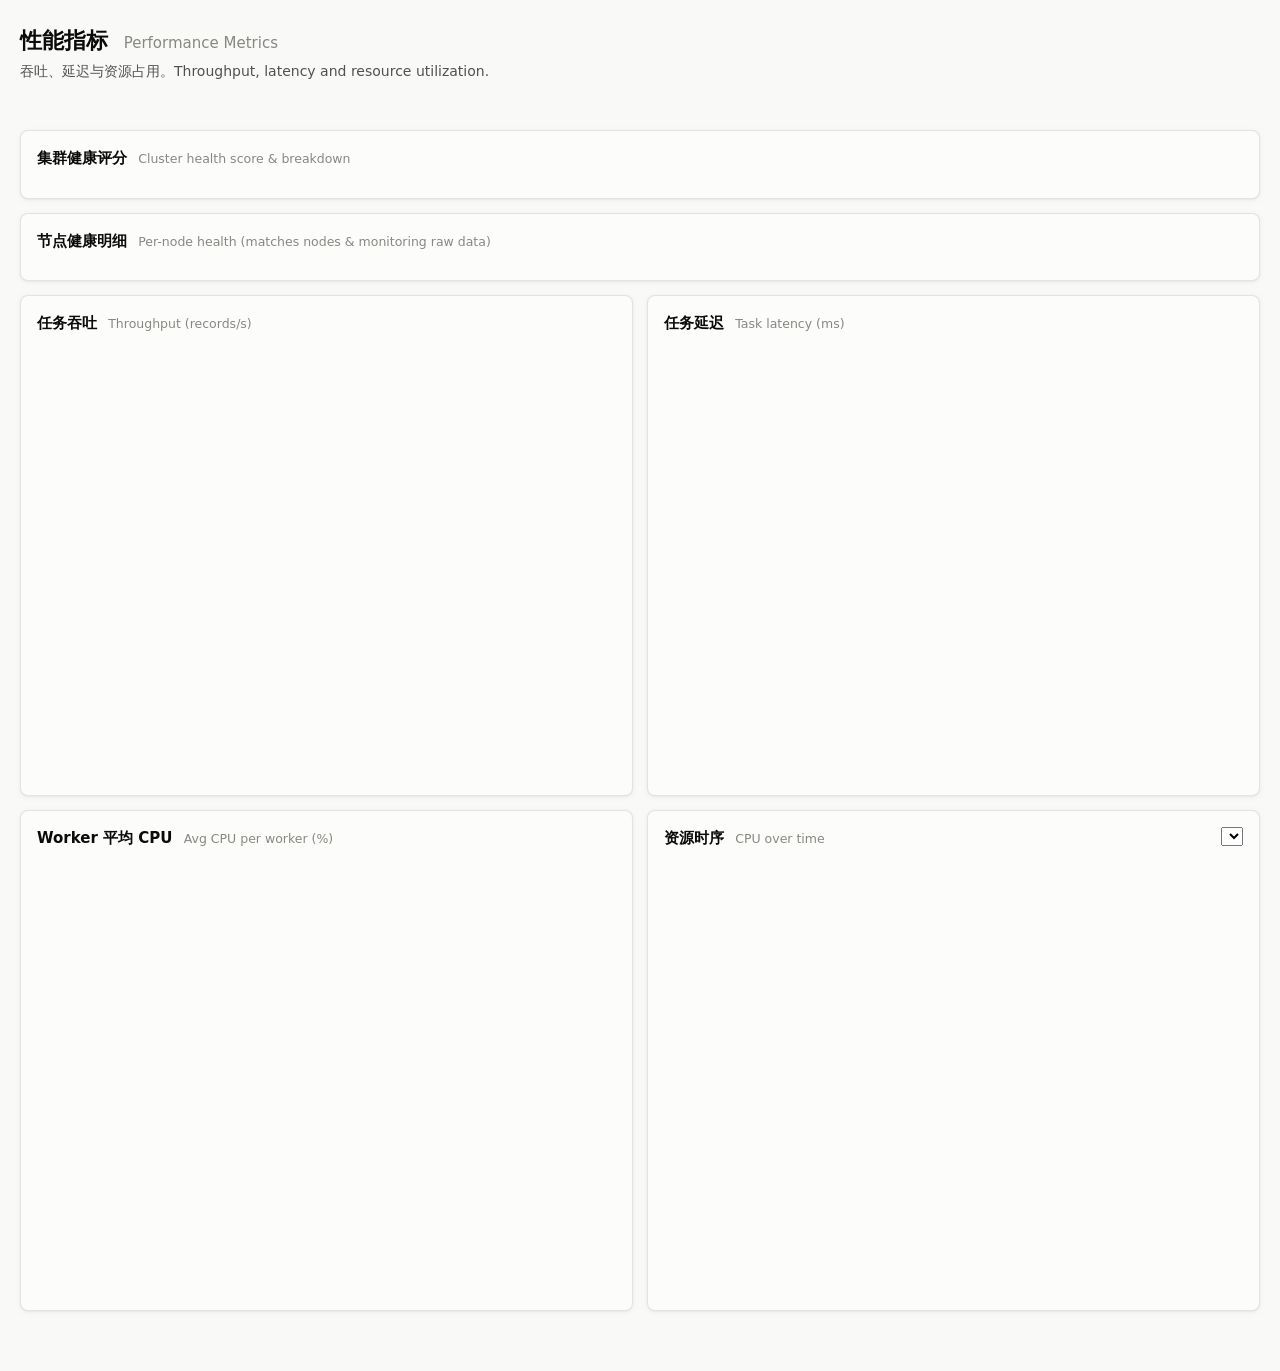
<file: frontend/metrics.html>
<!doctype html>
<html lang="zh-CN">
<head>
  <meta charset="utf-8">
  <meta name="viewport" content="width=device-width, initial-scale=1">
  <title>性能指标 Metrics — 分布式 MapReduce</title>
  <link rel="stylesheet" href="css/app.css">
</head>
<body>
  <header id="app-nav"></header>
  <main class="page">
    <h1 class="page-title">性能指标 <span>Performance Metrics</span></h1>
    <p class="page-desc">吞吐、延迟与资源占用。Throughput, latency and resource utilization.</p>

    <div class="flex between mb">
      <div id="job-picker" style="min-width:280px"></div>
    </div>

    <div class="stat-tiles" id="stats"></div>

    <div class="card mt">
      <h2>集群健康评分 <span class="sub">Cluster health score &amp; breakdown</span></h2>
      <div id="health-panel"></div>
    </div>

    <div class="card mt">
      <h2>节点健康明细 <span class="sub">Per-node health (matches nodes &amp; monitoring raw data)</span></h2>
      <div id="health-nodes"></div>
    </div>

    <div class="grid cols-2 mt">
      <div class="card">
        <h2>任务吞吐 <span class="sub">Throughput (records/s)</span></h2>
        <div class="chart-box"><canvas id="c-throughput" height="220"></canvas></div>
        <div class="chart-legend" id="c-throughput-legend"></div>
      </div>
      <div class="card">
        <h2>任务延迟 <span class="sub">Task latency (ms)</span></h2>
        <div class="chart-box"><canvas id="c-latency" height="220"></canvas></div>
        <div class="chart-legend" id="c-latency-legend"></div>
      </div>
    </div>

    <div class="grid cols-2 mt">
      <div class="card">
        <h2>Worker 平均 CPU <span class="sub">Avg CPU per worker (%)</span></h2>
        <div class="chart-box"><canvas id="c-worker-cpu" height="220"></canvas></div>
        <div class="chart-legend" id="c-worker-cpu-legend"></div>
      </div>
      <div class="card">
        <h2>资源时序 <span class="sub">CPU over time</span>
          <select id="worker-sel" style="width:auto;float:right"></select>
        </h2>
        <div class="chart-box"><canvas id="c-resource" height="220"></canvas></div>
        <div class="chart-legend" id="c-resource-legend"></div>
      </div>
    </div>
  </main>
  <script src="js/api.js"></script>
  <script src="js/components.js"></script>
  <script src="js/charts.js"></script>
  <script src="js/pages/metrics.js"></script>
</body>
</html>
</file>
<file: frontend/css/app.css>
/* =========================================================================
   Distributed MapReduce 框架 — 共享样式 / Shared styles
   设计体系：数据可视化调色板（浅色/深色两步选择）+ 状态色 + 中性墨色
   ========================================================================= */

:root {
  color-scheme: light;
  /* surfaces & ink */
  --page: #f9f9f7;
  --surface: #fcfcfb;
  --surface-2: #f1f0ec;
  --ink: #0b0b0b;
  --ink-2: #52514e;
  --muted: #898781;
  --gridline: #e1e0d9;
  --baseline: #c3c2b7;
  --border: rgba(11, 11, 11, 0.10);
  --border-strong: rgba(11, 11, 11, 0.18);

  /* categorical series slots (fixed order, never cycled) */
  --series-1: #2a78d6;
  --series-2: #eb6834;
  --series-3: #1baf7a;
  --series-4: #eda100;
  --series-5: #e87ba4;
  --series-6: #008300;
  --series-7: #4a3aa7;
  --series-8: #e34948;

  /* status palette (reserved) */
  --good: #0ca30c;
  --warning: #fab219;
  --serious: #ec835a;
  --critical: #d03b3b;

  /* role tokens */
  --accent: var(--series-1);
  --link: var(--series-1);

  --radius: 8px;
  --radius-sm: 5px;
  --shadow: 0 1px 2px rgba(11, 11, 11, 0.04), 0 1px 6px rgba(11, 11, 11, 0.05);
  --font: system-ui, -apple-system, "Segoe UI", "PingFang SC", "Microsoft YaHei", sans-serif;
  --mono: ui-monospace, "SF Mono", "Cascadia Code", Consolas, monospace;
}

@media (prefers-color-scheme: dark) {
  :root:where(:not([data-theme="light"])) {
    color-scheme: dark;
    --page: #0d0d0d;
    --surface: #1a1a19;
    --surface-2: #232322;
    --ink: #ffffff;
    --ink-2: #c3c2b7;
    --muted: #898781;
    --gridline: #2c2c2a;
    --baseline: #383835;
    --border: rgba(255, 255, 255, 0.10);
    --border-strong: rgba(255, 255, 255, 0.18);
    --series-1: #3987e5;
    --series-2: #d95926;
    --series-3: #199e70;
    --series-4: #c98500;
    --series-5: #d55181;
    --series-7: #9085e9;
    --series-8: #e66767;
    --shadow: 0 1px 2px rgba(0, 0, 0, 0.3), 0 1px 8px rgba(0, 0, 0, 0.35);
  }
}
:root[data-theme="dark"] {
  color-scheme: dark;
  --page: #0d0d0d;
  --surface: #1a1a19;
  --surface-2: #232322;
  --ink: #ffffff;
  --ink-2: #c3c2b7;
  --muted: #898781;
  --gridline: #2c2c2a;
  --baseline: #383835;
  --border: rgba(255, 255, 255, 0.10);
  --border-strong: rgba(255, 255, 255, 0.18);
  --series-1: #3987e5;
  --series-2: #4a3aa7;
  --series-3: #199e70;
  --series-4: #c98500;
  --series-5: #d55181;
  --series-7: #9085e9;
  --series-8: #e66767;
  --shadow: 0 1px 2px rgba(0, 0, 0, 0.3), 0 1px 8px rgba(0, 0, 0, 0.35);
}

/* ---------------------------------------------------------------------- */
* { box-sizing: border-box; }
html, body { margin: 0; padding: 0; }
body {
  font-family: var(--font);
  background: var(--page);
  color: var(--ink);
  font-size: 14px;
  line-height: 1.5;
  -webkit-font-smoothing: antialiased;
}
a { color: var(--link); text-decoration: none; }
a:hover { text-decoration: underline; }
code, .mono { font-family: var(--mono); font-size: 0.9em; }
.tabular { font-variant-numeric: tabular-nums; }

/* ---------------------------------------------------------------------- */
/* Navigation                                                              */
/* ---------------------------------------------------------------------- */
.app-nav {
  display: flex;
  align-items: center;
  gap: 4px;
  flex-wrap: wrap;
  padding: 10px 16px;
  background: var(--surface);
  border-bottom: 1px solid var(--border);
  position: sticky;
  top: 0;
  z-index: 20;
  box-shadow: var(--shadow);
}
.app-nav .brand {
  font-weight: 700;
  font-size: 15px;
  margin-right: 12px;
  white-space: nowrap;
  color: var(--ink);
}
.app-nav .brand small { font-weight: 500; color: var(--muted); margin-left: 6px; }
.app-nav a.nav-link {
  padding: 6px 11px;
  border-radius: 6px;
  color: var(--ink-2);
  white-space: nowrap;
  font-size: 13px;
}
.app-nav a.nav-link:hover { background: var(--surface-2); text-decoration: none; }
.app-nav a.nav-link.active { background: var(--accent); color: #fff; font-weight: 600; }
.app-nav .spacer { flex: 1 1 auto; }
.theme-toggle {
  border: 1px solid var(--border);
  background: var(--surface);
  color: var(--ink);
  border-radius: 6px;
  padding: 5px 10px;
  cursor: pointer;
  font-size: 13px;
}

/* ---------------------------------------------------------------------- */
/* Layout                                                                  */
/* ---------------------------------------------------------------------- */
.page { max-width: 1280px; margin: 0 auto; padding: 24px 20px 60px; }
.page-title {
  font-size: 22px;
  margin: 0 0 2px;
  font-weight: 700;
}
.page-title span { font-weight: 500; color: var(--muted); font-size: 15px; margin-left: 8px; }
.page-desc { color: var(--ink-2); margin: 4px 0 20px; }

.grid { display: grid; gap: 14px; }
.grid.cols-2 { grid-template-columns: repeat(2, 1fr); }
.grid.cols-3 { grid-template-columns: repeat(3, 1fr); }
.grid.cols-4 { grid-template-columns: repeat(4, 1fr); }
@media (max-width: 900px) {
  .grid.cols-2, .grid.cols-3, .grid.cols-4 { grid-template-columns: 1fr; }
}

.card {
  background: var(--surface);
  border: 1px solid var(--border);
  border-radius: var(--radius);
  padding: 16px;
  box-shadow: var(--shadow);
}
.card h2, .card h3 { margin: 0 0 12px; font-size: 15px; font-weight: 650; }
.card h2 .sub { font-weight: 500; color: var(--muted); font-size: 12.5px; margin-left: 6px; }

/* ---------------------------------------------------------------------- */
/* Stat tiles / hero                                                       */
/* ---------------------------------------------------------------------- */
.stat-tiles { display: grid; grid-template-columns: repeat(auto-fit, minmax(170px, 1fr)); gap: 12px; }
.stat {
  background: var(--surface);
  border: 1px solid var(--border);
  border-radius: var(--radius);
  padding: 14px 16px;
  box-shadow: var(--shadow);
}
.stat .label { font-size: 12px; color: var(--ink-2); margin-bottom: 4px; }
.stat .value { font-size: 26px; font-weight: 650; line-height: 1.1; }
.stat .delta { font-size: 12px; margin-top: 4px; color: var(--muted); }
.stat .value.good { color: var(--good); }
.stat .value.bad { color: var(--critical); }

/* ---------------------------------------------------------------------- */
/* Tables                                                                  */
/* ---------------------------------------------------------------------- */
.table-wrap { overflow-x: auto; }
table.table { border-collapse: collapse; width: 100%; font-size: 13px; }
table.table th {
  text-align: left;
  font-weight: 600;
  color: var(--ink-2);
  padding: 8px 10px;
  border-bottom: 1px solid var(--border-strong);
  white-space: nowrap;
}
table.table td {
  padding: 8px 10px;
  border-bottom: 1px solid var(--border);
  vertical-align: top;
}
table.table tr:hover td { background: var(--surface-2); }
table.table .num { text-align: right; font-variant-numeric: tabular-nums; }
table.table .muted { color: var(--muted); }
table.table tr.clickable { cursor: pointer; }

/* ---------------------------------------------------------------------- */
/* Badges & progress                                                       */
/* ---------------------------------------------------------------------- */
.badge {
  display: inline-block;
  padding: 2px 9px;
  border-radius: 20px;
  font-size: 12px;
  font-weight: 600;
  white-space: nowrap;
  border: 1px solid transparent;
}
.badge.good   { background: color-mix(in srgb, var(--good) 14%, transparent); color: var(--good); }
.badge.bad    { background: color-mix(in srgb, var(--critical) 14%, transparent); color: var(--critical); }
.badge.run    { background: color-mix(in srgb, var(--series-1) 14%, transparent); color: var(--series-1); }
.badge.warn   { background: color-mix(in srgb, var(--serious) 16%, transparent); color: var(--serious); }
.badge.muted  { background: var(--surface-2); color: var(--muted); }
.badge.aqua   { background: color-mix(in srgb, var(--series-3) 16%, transparent); color: var(--series-3); }
.badge.dot::before {
  content: "";
  display: inline-block;
  width: 7px; height: 7px;
  border-radius: 50%;
  background: currentColor;
  margin-right: 6px;
  vertical-align: 1px;
}

.progress { height: 8px; background: var(--surface-2); border-radius: 5px; overflow: hidden; }
.progress > .fill {
  height: 100%;
  background: var(--accent);
  border-radius: 5px;
  transition: width .3s ease;
}
.progress > .fill.good { background: var(--good); }
.progress > .fill.warn { background: var(--serious); }
.progress > .fill.bad  { background: var(--critical); }
.progress-label { display: flex; justify-content: space-between; font-size: 12px; color: var(--ink-2); margin-bottom: 3px; }

.meter { height: 8px; background: var(--surface-2); border-radius: 5px; overflow: hidden; }
.meter > .fill { height: 100%; border-radius: 5px; transition: width .3s ease; }
.meter > .fill.ok  { background: var(--good); }
.meter > .fill.warn{ background: var(--warning); }
.meter > .fill.high{ background: var(--serious); }
.meter > .fill.crit{ background: var(--critical); }

/* ---------------------------------------------------------------------- */
/* Forms                                                                   */
/* ---------------------------------------------------------------------- */
form label { display: block; font-size: 13px; color: var(--ink-2); margin: 10px 0 3px; }
form input, form select, form textarea {
  width: 100%;
  padding: 8px 10px;
  border: 1px solid var(--border-strong);
  border-radius: var(--radius-sm);
  background: var(--surface);
  color: var(--ink);
  font-family: inherit;
  font-size: 14px;
}
form input:focus, form select:focus, form textarea:focus {
  outline: 2px solid var(--accent);
  outline-offset: -1px;
}
form .row { display: flex; gap: 12px; }
form .row > div { flex: 1; }
form .hint { font-size: 12px; color: var(--muted); }
fieldset { border: 1px solid var(--border); border-radius: var(--radius-sm); padding: 10px 14px 14px; margin: 12px 0 0; }
fieldset legend { font-size: 13px; font-weight: 600; color: var(--ink-2); padding: 0 6px; }

.btn {
  display: inline-block;
  padding: 8px 16px;
  border-radius: 6px;
  border: 1px solid var(--border-strong);
  background: var(--surface);
  color: var(--ink);
  font-size: 14px;
  font-weight: 600;
  cursor: pointer;
  font-family: inherit;
}
.btn:hover { background: var(--surface-2); }
.btn.primary { background: var(--accent); color: #fff; border-color: var(--accent); }
.btn.primary:hover { filter: brightness(1.06); background: var(--accent); }
.btn.danger { background: var(--critical); color: #fff; border-color: var(--critical); }
.btn.small { padding: 4px 10px; font-size: 13px; }
.btn:disabled { opacity: 0.5; cursor: not-allowed; }

.pill-group { display: flex; gap: 8px; flex-wrap: wrap; }
.pill {
  padding: 6px 12px;
  border: 1px solid var(--border-strong);
  border-radius: 20px;
  cursor: pointer;
  font-size: 13px;
  color: var(--ink-2);
  background: var(--surface);
}
.pill:hover { background: var(--surface-2); }
.pill.active { background: var(--accent); color: #fff; border-color: var(--accent); }

/* ---------------------------------------------------------------------- */
/* Logs & code                                                             */
/* ---------------------------------------------------------------------- */
.log-view {
  font-family: var(--mono);
  font-size: 12.5px;
  background: var(--surface-2);
  border: 1px solid var(--border);
  border-radius: var(--radius-sm);
  padding: 12px;
  overflow-x: auto;
  max-height: 560px;
  overflow-y: auto;
}
.log-line { display: flex; gap: 8px; padding: 2px 0; white-space: pre-wrap; }
.log-line .ts { color: var(--muted); flex: 0 0 auto; }
.log-line .lvl { flex: 0 0 60px; font-weight: 600; }
.log-line.lvl-INFO .lvl { color: var(--series-1); }
.log-line.lvl-WARN .lvl { color: var(--serious); }
.log-line.lvl-ERROR .lvl { color: var(--critical); }
.log-line.lvl-DEBUG .lvl { color: var(--muted); }
.log-line .msg { color: var(--ink); }
.log-line .stage { color: var(--muted); flex: 0 0 80px; }

/* ---------------------------------------------------------------------- */
/* Charts                                                                  */
/* ---------------------------------------------------------------------- */
.chart-box { width: 100%; position: relative; }
.chart-box canvas { display: block; width: 100%; }
.chart-legend { display: flex; gap: 14px; flex-wrap: wrap; font-size: 12px; color: var(--ink-2); margin-top: 8px; }
.chart-legend .item { display: flex; align-items: center; gap: 6px; }
.chart-legend .swatch { width: 10px; height: 10px; border-radius: 2px; display: inline-block; }
.chart-legend .swatch.line { width: 16px; height: 3px; border-radius: 2px; }

/* ---------------------------------------------------------------------- */
/* Utility                                                                 */
/* ---------------------------------------------------------------------- */
.flex { display: flex; align-items: center; gap: 10px; }
.flex.between { justify-content: space-between; }
.flex.wrap { flex-wrap: wrap; }
.mt { margin-top: 14px; }
.mb { margin-bottom: 14px; }
.muted { color: var(--muted); }
.small { font-size: 12px; }
.bold { font-weight: 650; }
.good { color: var(--good); }
.bad { color: var(--critical); }
.empty {
  text-align: center;
  color: var(--muted);
  padding: 36px 16px;
  font-size: 13px;
}
.toast-host {
  position: fixed;
  bottom: 18px;
  right: 18px;
  z-index: 100;
  display: flex;
  flex-direction: column;
  gap: 8px;
}
.toast {
  background: var(--surface);
  border: 1px solid var(--border-strong);
  border-left: 3px solid var(--accent);
  border-radius: var(--radius-sm);
  padding: 10px 14px;
  box-shadow: var(--shadow);
  font-size: 13px;
  max-width: 360px;
}
.toast.error { border-left-color: var(--critical); }
.toast.ok { border-left-color: var(--good); }

.timeline { border-left: 2px solid var(--gridline); padding-left: 16px; margin-left: 6px; }
.timeline .ev { position: relative; margin-bottom: 12px; }
.timeline .ev::before {
  content: "";
  position: absolute;
  left: -22px; top: 5px;
  width: 10px; height: 10px;
  border-radius: 50%;
  background: var(--muted);
}
.timeline .ev.warn::before { background: var(--serious); }
.timeline .ev.bad::before { background: var(--critical); }
.timeline .ev.good::before { background: var(--good); }

details.accordion { border: 1px solid var(--border); border-radius: var(--radius-sm); margin-bottom: 8px; }
details.accordion summary { cursor: pointer; padding: 10px 14px; font-weight: 600; }
details.accordion .body { padding: 4px 14px 14px; }

/* ---------------------------------------------------------------------------
   Cluster health score
--------------------------------------------------------------------------- */
.health-grid { display: grid; grid-template-columns: 230px 1fr; gap: 20px; align-items: start; }
@media (max-width: 820px) { .health-grid { grid-template-columns: 1fr; } }
.health-gauge { display: flex; flex-direction: column; align-items: center; gap: 8px; }
.health-gauge svg { display: block; }
.health-gauge .gauge-track { stroke: var(--surface-2); }
.health-grade {
  padding: 3px 12px; border-radius: 999px; font-size: 12.5px; font-weight: 650;
  background: var(--surface-2); color: var(--muted);
}
.health-grade.good { background: color-mix(in srgb, var(--good) 15%, transparent); color: var(--good); }
.health-grade.warn { background: color-mix(in srgb, var(--serious) 16%, transparent); color: var(--serious); }
.health-grade.bad  { background: color-mix(in srgb, var(--critical) 16%, transparent); color: var(--critical); }
.health-dims { display: grid; grid-template-columns: 1fr 1fr; gap: 10px 22px; }
@media (max-width: 560px) { .health-dims { grid-template-columns: 1fr; } }
.health-dim .dim-head { display: flex; justify-content: space-between; font-size: 12.5px; margin-bottom: 4px; }
.health-dim .dim-head .dim-name { color: var(--ink); font-weight: 600; }
.health-dim .dim-head .dim-meta { color: var(--muted); }
.health-dim .dim-detail { font-size: 11.5px; color: var(--muted); margin-top: 3px; min-height: 15px; }
.health-spark { margin-top: 2px; }
.health-meta { display: flex; gap: 14px; flex-wrap: wrap; font-size: 12px; color: var(--ink-2); margin-top: 10px; }
.health-meta b { color: var(--ink); font-weight: 650; }
.health-nodes-wrap { margin-top: 14px; }
.health-mini { display: flex; align-items: center; gap: 8px; }
.health-mini .dot { width: 9px; height: 9px; border-radius: 50%; background: var(--muted); display: inline-block; }
.health-mini .dot.good { background: var(--good); }
.health-mini .dot.warn { background: var(--serious); }
.health-mini .dot.bad  { background: var(--critical); }
.health-mini .num { font-size: 16px; font-weight: 650; }
.health-mini .num.good { color: var(--good); }
.health-mini .num.warn { color: var(--serious); }
.health-mini .num.bad  { color: var(--critical); }
</file>
